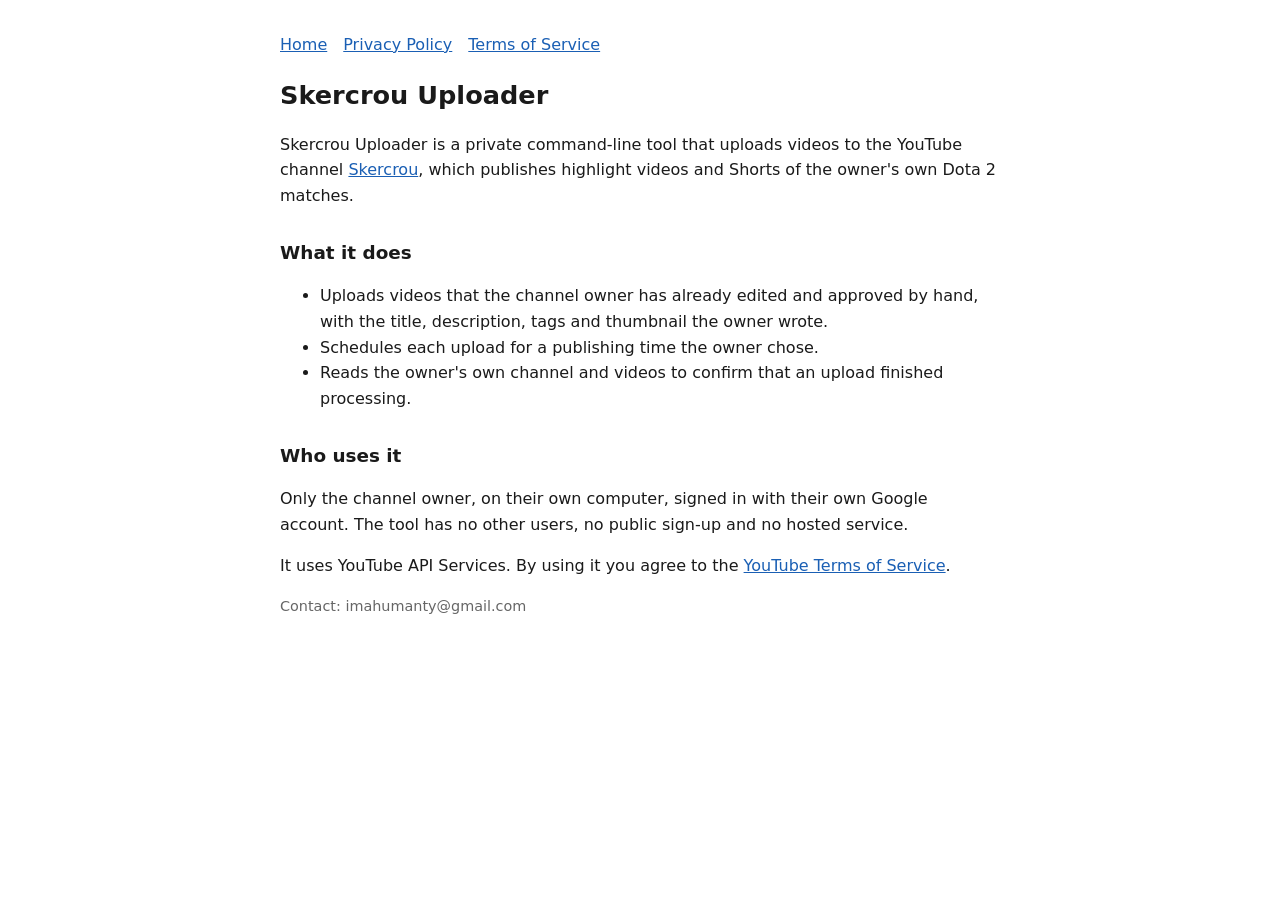
<file: index.html>
<!doctype html><html lang="en"><head><meta charset="utf-8"><meta name="viewport" content="width=device-width,initial-scale=1">
<title>Skercrou Uploader</title><link rel="stylesheet" href="style.css"></head><body>
<nav><a href="index.html">Home</a><a href="privacy.html">Privacy Policy</a><a href="terms.html">Terms of Service</a></nav>
<h1>Skercrou Uploader</h1>
<p>Skercrou Uploader is a private command-line tool that uploads videos to the YouTube channel
<a href="https://www.youtube.com/@skercrou">Skercrou</a>, which publishes highlight videos and Shorts of the owner's own Dota&nbsp;2 matches.</p>
<h2>What it does</h2>
<ul>
<li>Uploads videos that the channel owner has already edited and approved by hand, with the title, description, tags and thumbnail the owner wrote.</li>
<li>Schedules each upload for a publishing time the owner chose.</li>
<li>Reads the owner's own channel and videos to confirm that an upload finished processing.</li>
</ul>
<h2>Who uses it</h2>
<p>Only the channel owner, on their own computer, signed in with their own Google account. The tool has no other users, no public sign-up and no hosted service.</p>
<p>It uses YouTube API Services. By using it you agree to the <a href="https://www.youtube.com/t/terms">YouTube Terms of Service</a>.</p>
<p class="muted">Contact: imahumanty@gmail.com</p>
</body></html>
</file>
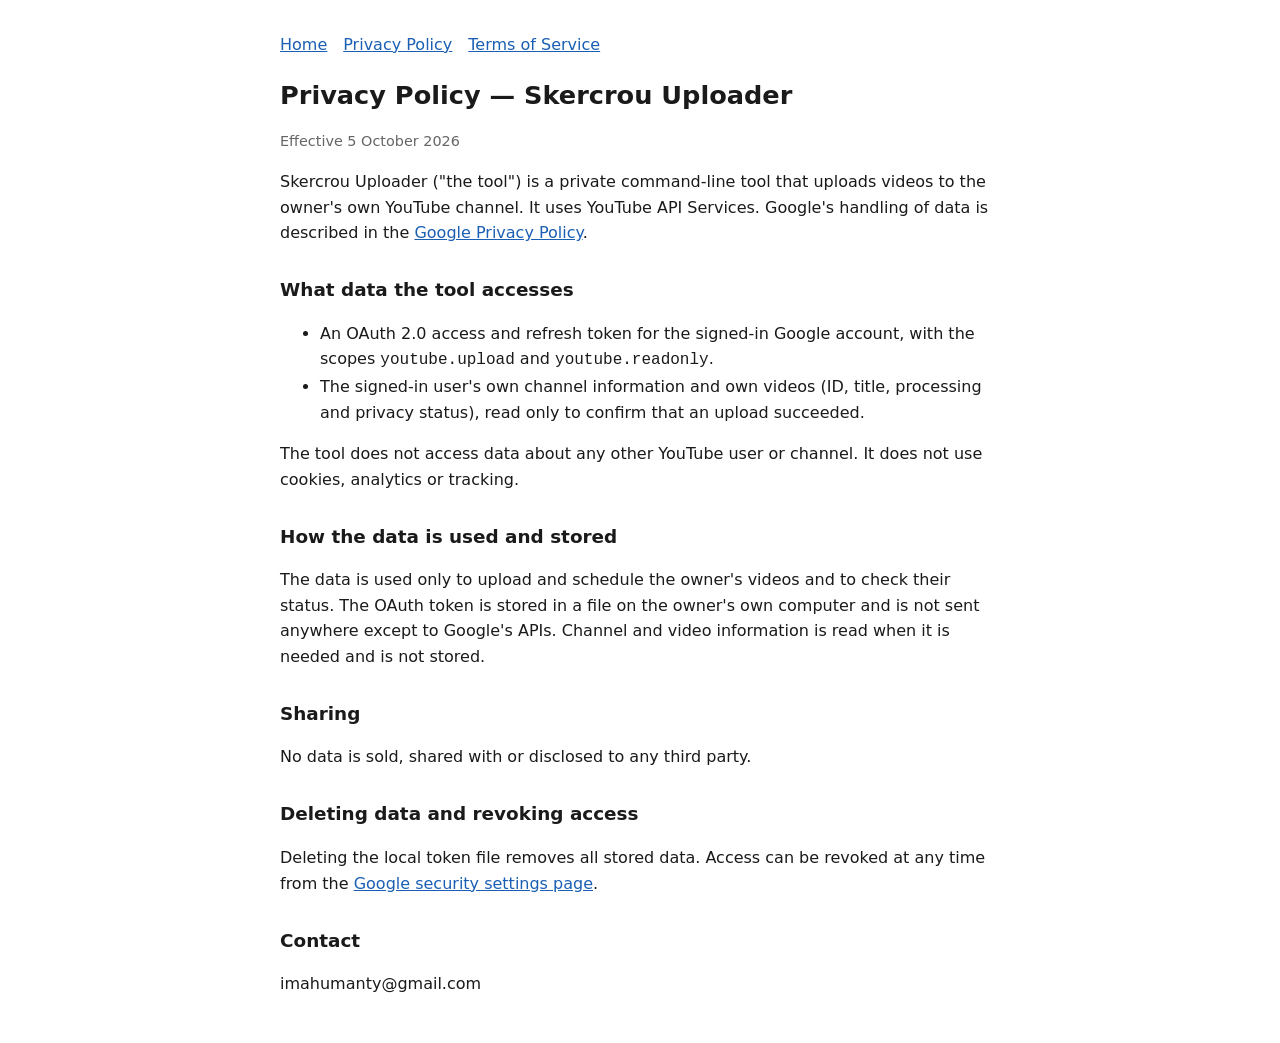
<file: privacy.html>
<!doctype html><html lang="en"><head><meta charset="utf-8"><meta name="viewport" content="width=device-width,initial-scale=1">
<title>Privacy Policy</title><link rel="stylesheet" href="style.css"></head><body>
<nav><a href="index.html">Home</a><a href="privacy.html">Privacy Policy</a><a href="terms.html">Terms of Service</a></nav>
<h1>Privacy Policy — Skercrou Uploader</h1>
<p class="muted">Effective 5 October 2026</p>
<p>Skercrou Uploader ("the tool") is a private command-line tool that uploads videos to the owner's own YouTube channel. It uses YouTube API Services. Google's handling of data is described in the <a href="https://policies.google.com/privacy">Google Privacy Policy</a>.</p>
<h2>What data the tool accesses</h2>
<ul>
<li>An OAuth 2.0 access and refresh token for the signed-in Google account, with the scopes <code>youtube.upload</code> and <code>youtube.readonly</code>.</li>
<li>The signed-in user's own channel information and own videos (ID, title, processing and privacy status), read only to confirm that an upload succeeded.</li>
</ul>
<p>The tool does not access data about any other YouTube user or channel. It does not use cookies, analytics or tracking.</p>
<h2>How the data is used and stored</h2>
<p>The data is used only to upload and schedule the owner's videos and to check their status. The OAuth token is stored in a file on the owner's own computer and is not sent anywhere except to Google's APIs. Channel and video information is read when it is needed and is not stored.</p>
<h2>Sharing</h2>
<p>No data is sold, shared with or disclosed to any third party.</p>
<h2>Deleting data and revoking access</h2>
<p>Deleting the local token file removes all stored data. Access can be revoked at any time from the
<a href="https://security.google.com/settings/security/permissions">Google security settings page</a>.</p>
<h2>Contact</h2>
<p>imahumanty@gmail.com</p>
</body></html>
</file>
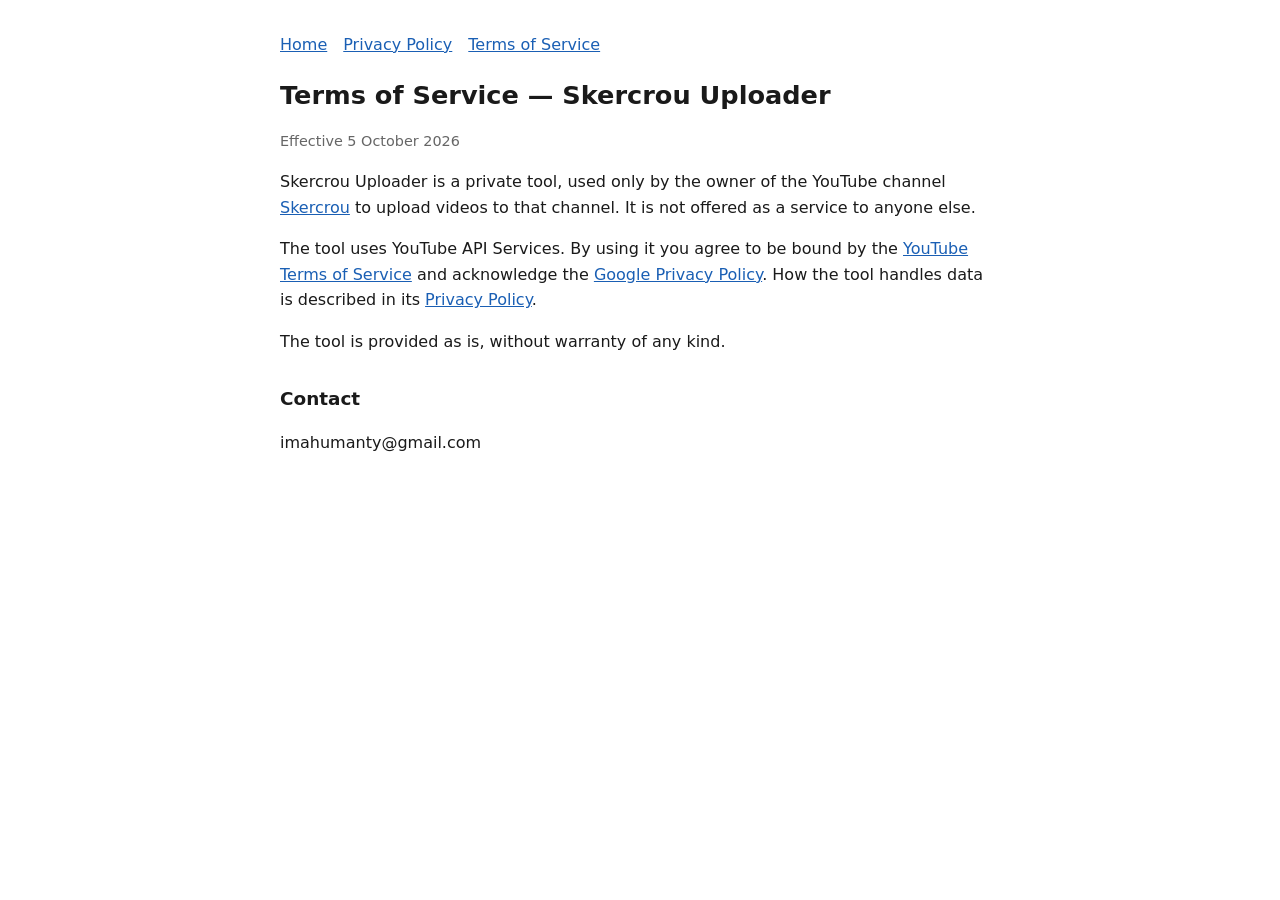
<file: terms.html>
<!doctype html><html lang="en"><head><meta charset="utf-8"><meta name="viewport" content="width=device-width,initial-scale=1">
<title>Terms of Service</title><link rel="stylesheet" href="style.css"></head><body>
<nav><a href="index.html">Home</a><a href="privacy.html">Privacy Policy</a><a href="terms.html">Terms of Service</a></nav>
<h1>Terms of Service — Skercrou Uploader</h1>
<p class="muted">Effective 5 October 2026</p>
<p>Skercrou Uploader is a private tool, used only by the owner of the YouTube channel <a href="https://www.youtube.com/@skercrou">Skercrou</a> to upload videos to that channel. It is not offered as a service to anyone else.</p>
<p>The tool uses YouTube API Services. By using it you agree to be bound by the <a href="https://www.youtube.com/t/terms">YouTube Terms of Service</a> and acknowledge the <a href="https://policies.google.com/privacy">Google Privacy Policy</a>. How the tool handles data is described in its <a href="privacy.html">Privacy Policy</a>.</p>
<p>The tool is provided as is, without warranty of any kind.</p>
<h2>Contact</h2>
<p>imahumanty@gmail.com</p>
</body></html>
</file>
<file: style.css>
body{font:16px/1.6 system-ui,sans-serif;max-width:720px;margin:0 auto;padding:32px 16px;color:#1a1a1a;background:#fff}
h1{font-size:1.6em;margin-bottom:.2em}h2{font-size:1.15em;margin-top:1.6em}
nav a{margin-right:16px}a{color:#1a5fb4}.muted{color:#666;font-size:.9em}
</file>
